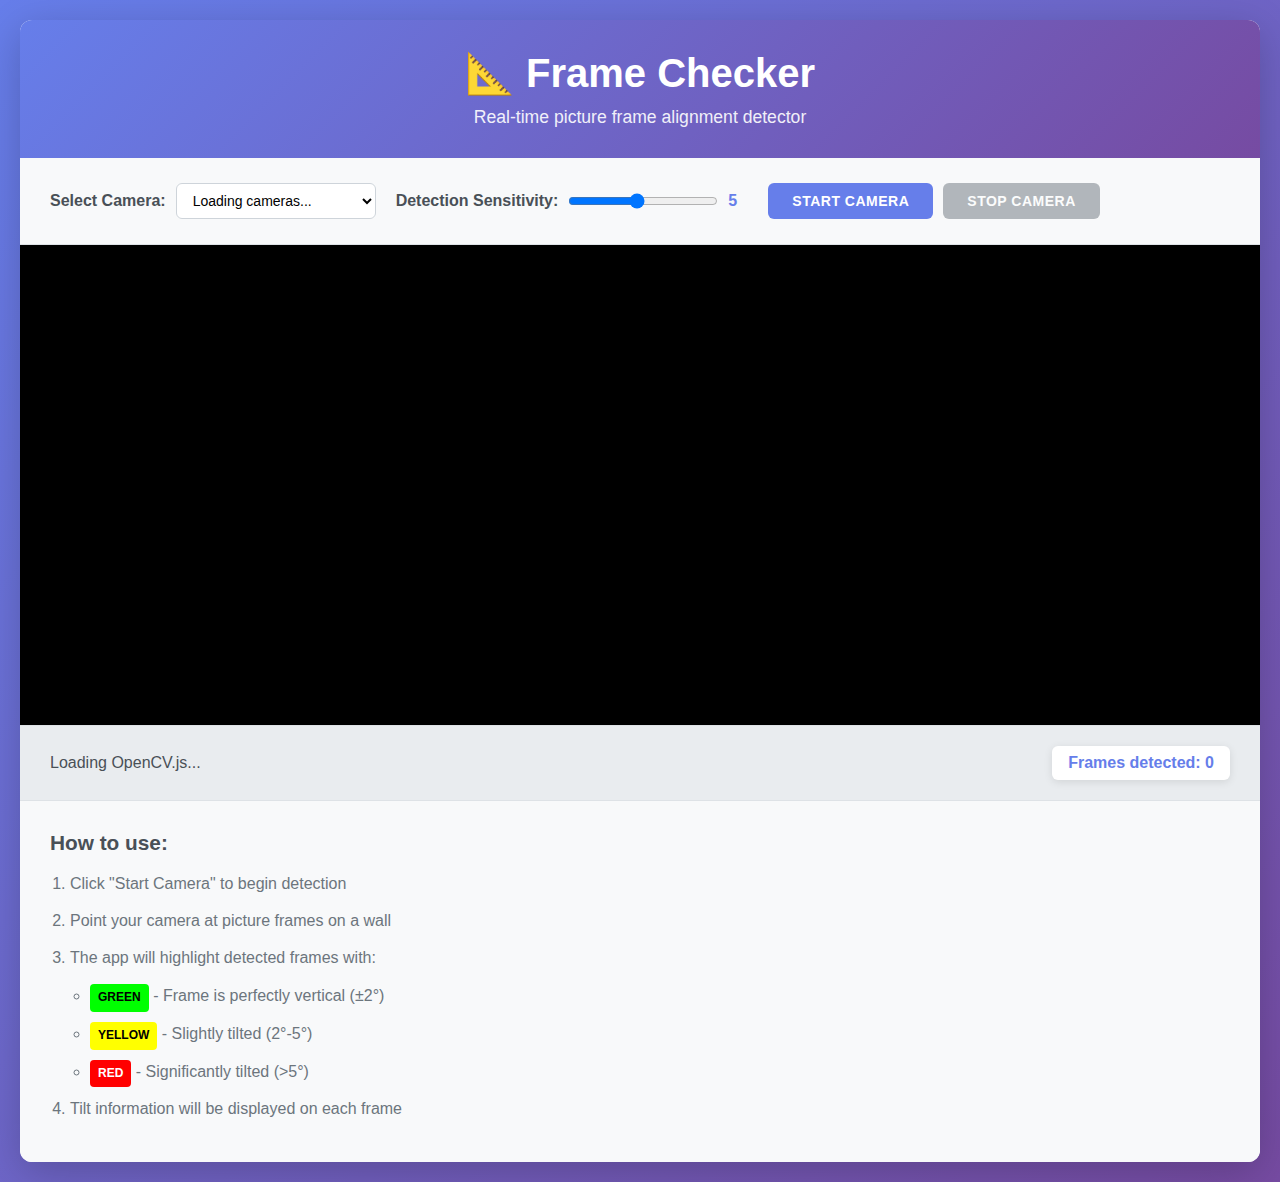
<file: index.html>
<!DOCTYPE html>
<html lang="en">
<head>
    <meta charset="UTF-8">
    <meta name="viewport" content="width=device-width, initial-scale=1.0">
    <title>Frame Checker - Picture Frame Alignment Detector</title>
    <link rel="stylesheet" href="styles.css">
</head>
<body>
    <div class="container">
        <header>
            <h1>📐 Frame Checker</h1>
            <p>Real-time picture frame alignment detector</p>
        </header>

        <div class="controls">
            <div class="control-group">
                <label for="cameraSelect">Select Camera:</label>
                <select id="cameraSelect">
                    <option value="">Loading cameras...</option>
                </select>
            </div>
            
            <div class="control-group">
                <label for="sensitivity">Detection Sensitivity:</label>
                <input type="range" id="sensitivity" min="1" max="10" value="5">
                <span id="sensitivityValue">5</span>
            </div>

            <div class="control-group">
                <button id="startBtn" class="btn btn-primary">Start Camera</button>
                <button id="stopBtn" class="btn btn-secondary" disabled>Stop Camera</button>
            </div>
        </div>

        <div class="video-container">
            <video id="videoElement" autoplay playsinline></video>
            <canvas id="canvasOutput"></canvas>
        </div>

        <div class="status-panel">
            <div id="statusText">Ready to start. Click "Start Camera" to begin.</div>
            <div id="framesDetected">Frames detected: 0</div>
        </div>

        <div class="info-panel">
            <h3>How to use:</h3>
            <ol>
                <li>Click "Start Camera" to begin detection</li>
                <li>Point your camera at picture frames on a wall</li>
                <li>The app will highlight detected frames with:
                    <ul>
                        <li><span class="badge green">GREEN</span> - Frame is perfectly vertical (±2°)</li>
                        <li><span class="badge yellow">YELLOW</span> - Slightly tilted (2°-5°)</li>
                        <li><span class="badge red">RED</span> - Significantly tilted (>5°)</li>
                    </ul>
                </li>
                <li>Tilt information will be displayed on each frame</li>
            </ol>
        </div>
    </div>

    <!-- Load OpenCV.js -->
    <script async src="https://docs.opencv.org/4.5.2/opencv.js" onload="onOpenCvReady();" onerror="onOpenCvError();"></script>
    
    <!-- Application scripts -->
    <script src="camera.js"></script>
    <script src="sensor.js"></script>
    <script src="detector.js"></script>
    <script src="app.js"></script>
</body>
</html>
</file>
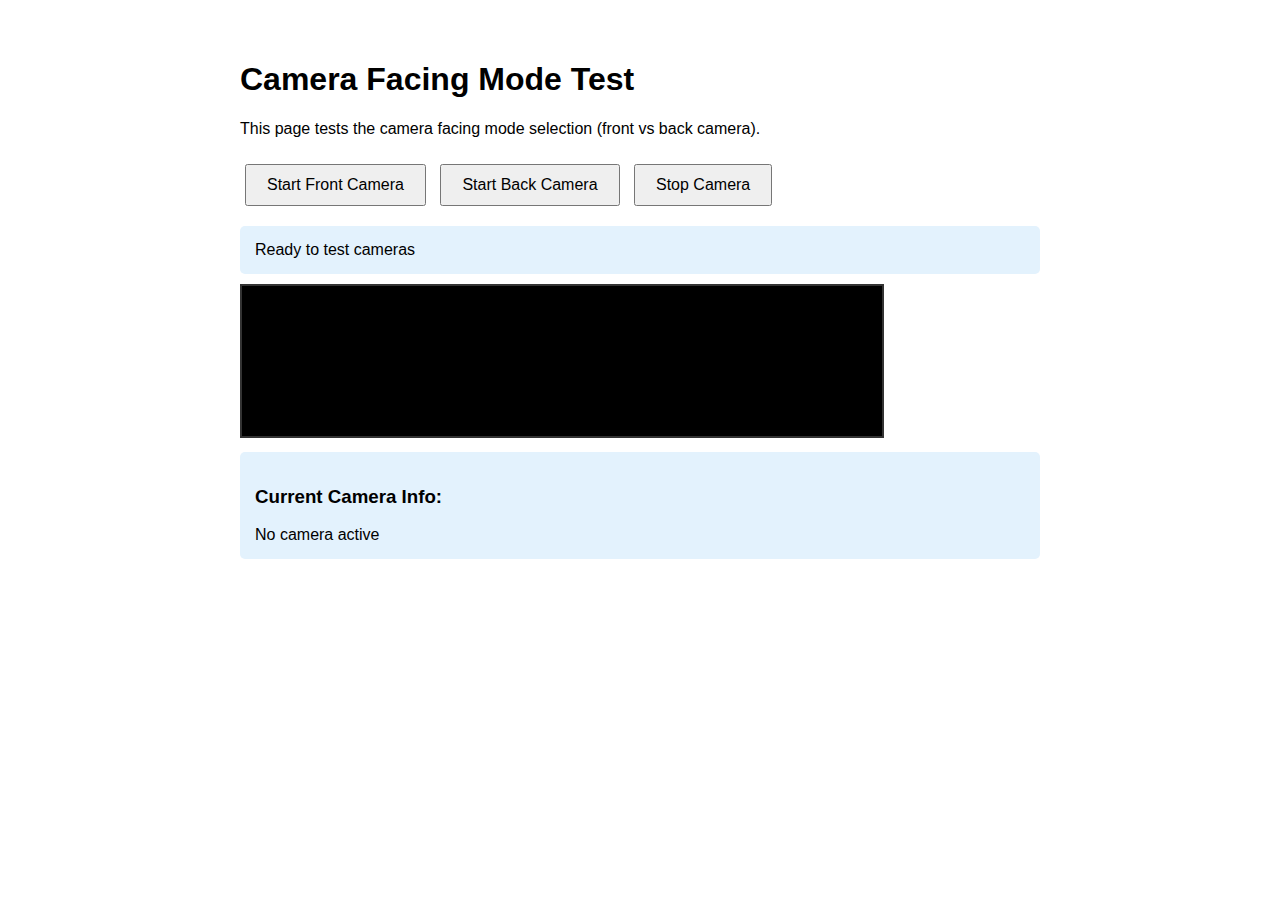
<file: camera-test.html>
<!DOCTYPE html>
<html lang="en">
<head>
    <meta charset="UTF-8">
    <meta name="viewport" content="width=device-width, initial-scale=1.0">
    <title>Camera Test - Back Camera Support</title>
    <style>
        body {
            font-family: Arial, sans-serif;
            max-width: 800px;
            margin: 20px auto;
            padding: 20px;
        }
        video {
            width: 100%;
            max-width: 640px;
            border: 2px solid #333;
            background: black;
        }
        button {
            padding: 10px 20px;
            margin: 10px 5px;
            font-size: 16px;
            cursor: pointer;
        }
        .info {
            background: #e3f2fd;
            padding: 15px;
            border-radius: 5px;
            margin: 10px 0;
        }
    </style>
</head>
<body>
    <h1>Camera Facing Mode Test</h1>
    <p>This page tests the camera facing mode selection (front vs back camera).</p>
    
    <div>
        <button onclick="startCamera('user')">Start Front Camera</button>
        <button onclick="startCamera('environment')">Start Back Camera</button>
        <button onclick="stopCamera()">Stop Camera</button>
    </div>
    
    <div class="info" id="status">Ready to test cameras</div>
    
    <video id="video" autoplay playsinline></video>
    
    <div class="info">
        <h3>Current Camera Info:</h3>
        <div id="cameraInfo">No camera active</div>
    </div>
    
    <script>
        const video = document.getElementById('video');
        const status = document.getElementById('status');
        const cameraInfo = document.getElementById('cameraInfo');
        let currentStream = null;
        
        async function startCamera(facingMode) {
            try {
                stopCamera();
                
                status.textContent = `Starting ${facingMode} camera...`;
                
                const constraints = {
                    video: {
                        facingMode: { ideal: facingMode },
                        width: { ideal: 1280 },
                        height: { ideal: 720 }
                    },
                    audio: false
                };
                
                currentStream = await navigator.mediaDevices.getUserMedia(constraints);
                video.srcObject = currentStream;
                
                // Get actual camera info
                const track = currentStream.getVideoTracks()[0];
                const settings = track.getSettings();
                
                status.textContent = `✓ Camera started successfully!`;
                cameraInfo.innerHTML = `
                    <strong>Label:</strong> ${track.label}<br>
                    <strong>Facing Mode:</strong> ${settings.facingMode || 'unknown'}<br>
                    <strong>Resolution:</strong> ${settings.width}x${settings.height}<br>
                    <strong>Device ID:</strong> ${settings.deviceId}
                `;
                
                console.log('Camera settings:', settings);
            } catch (error) {
                status.textContent = `❌ Error: ${error.message}`;
                console.error('Camera error:', error);
            }
        }
        
        function stopCamera() {
            if (currentStream) {
                currentStream.getTracks().forEach(track => track.stop());
                currentStream = null;
                video.srcObject = null;
                cameraInfo.textContent = 'No camera active';
                status.textContent = 'Camera stopped';
            }
        }
    </script>
</body>
</html>
</file>
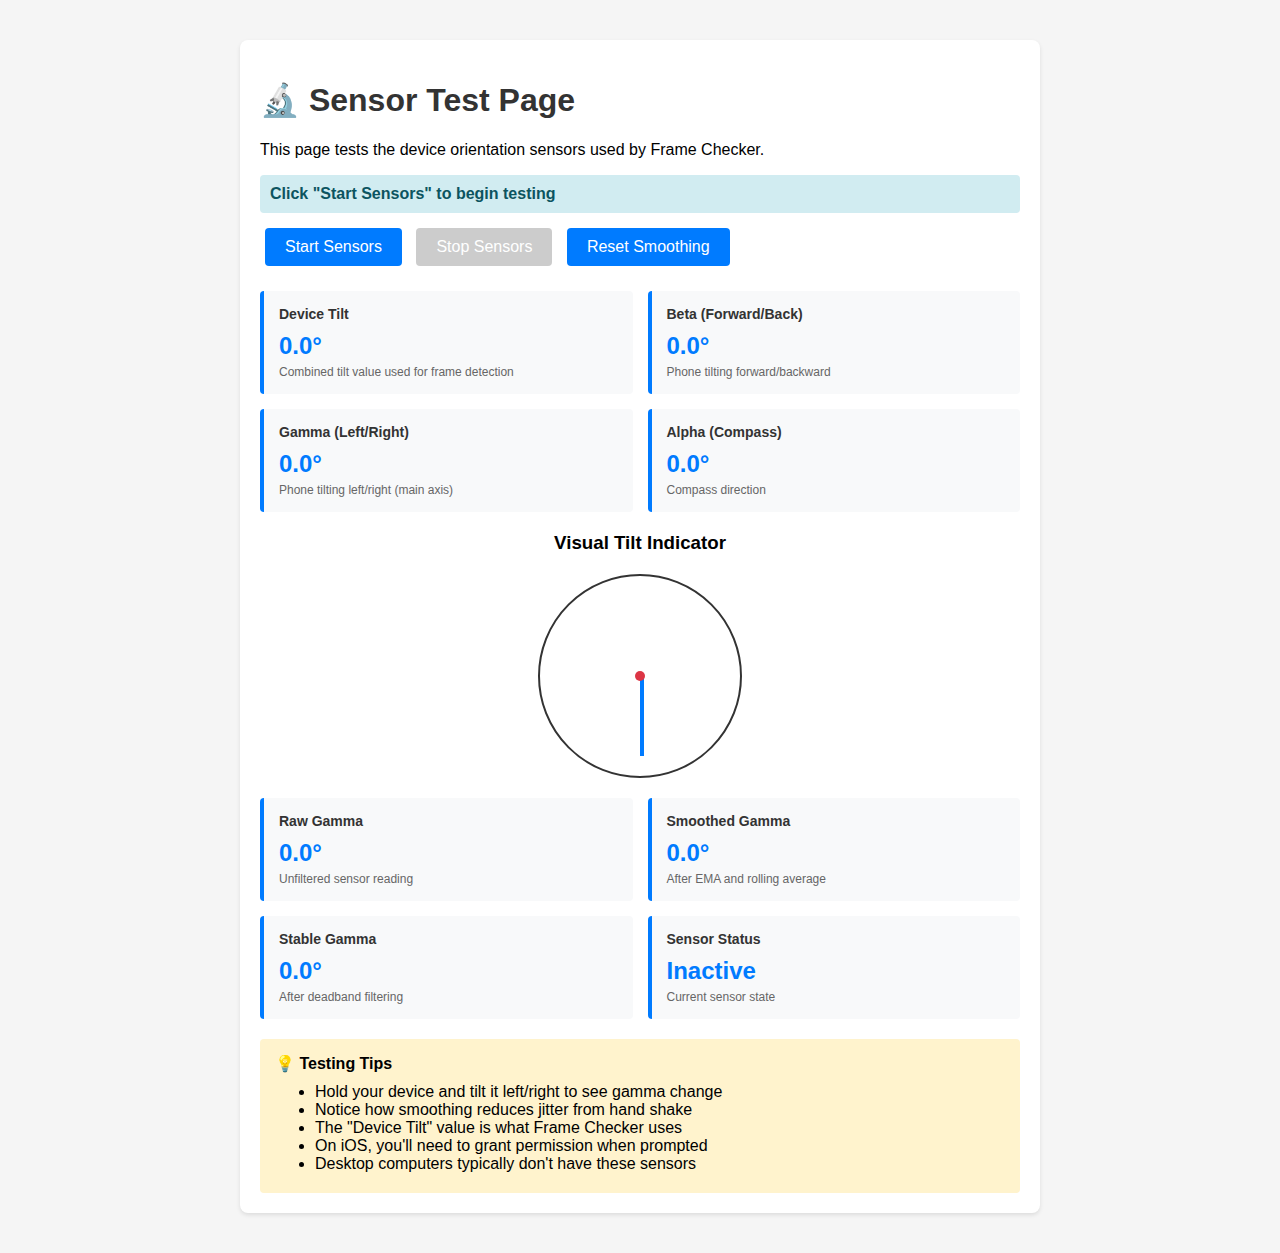
<file: sensor-test.html>
<!DOCTYPE html>
<html lang="en">
<head>
    <meta charset="UTF-8">
    <meta name="viewport" content="width=device-width, initial-scale=1.0">
    <title>Sensor Test - Frame Checker</title>
    <style>
        body {
            font-family: Arial, sans-serif;
            max-width: 800px;
            margin: 20px auto;
            padding: 20px;
            background: #f5f5f5;
        }
        .container {
            background: white;
            padding: 20px;
            border-radius: 8px;
            box-shadow: 0 2px 4px rgba(0,0,0,0.1);
        }
        h1 {
            color: #333;
        }
        .status {
            padding: 10px;
            margin: 10px 0;
            border-radius: 4px;
            font-weight: bold;
        }
        .status.success {
            background: #d4edda;
            color: #155724;
        }
        .status.error {
            background: #f8d7da;
            color: #721c24;
        }
        .status.info {
            background: #d1ecf1;
            color: #0c5460;
        }
        button {
            padding: 10px 20px;
            font-size: 16px;
            margin: 5px;
            border: none;
            border-radius: 4px;
            cursor: pointer;
            background: #007bff;
            color: white;
        }
        button:hover {
            background: #0056b3;
        }
        button:disabled {
            background: #ccc;
            cursor: not-allowed;
        }
        .data-display {
            display: grid;
            grid-template-columns: repeat(2, 1fr);
            gap: 15px;
            margin: 20px 0;
        }
        .data-box {
            background: #f8f9fa;
            padding: 15px;
            border-radius: 4px;
            border-left: 4px solid #007bff;
        }
        .data-box h3 {
            margin: 0 0 10px 0;
            color: #333;
            font-size: 14px;
        }
        .data-value {
            font-size: 24px;
            font-weight: bold;
            color: #007bff;
        }
        .data-label {
            font-size: 12px;
            color: #666;
            margin-top: 5px;
        }
        .tilt-visual {
            width: 200px;
            height: 200px;
            margin: 20px auto;
            position: relative;
            border: 2px solid #333;
            border-radius: 50%;
            background: #fff;
        }
        .tilt-indicator {
            position: absolute;
            top: 50%;
            left: 50%;
            width: 4px;
            height: 80px;
            background: #007bff;
            transform-origin: bottom center;
            transition: transform 0.1s ease;
        }
        .center-dot {
            position: absolute;
            top: 50%;
            left: 50%;
            width: 10px;
            height: 10px;
            background: #dc3545;
            border-radius: 50%;
            transform: translate(-50%, -50%);
        }
    </style>
</head>
<body>
    <div class="container">
        <h1>🔬 Sensor Test Page</h1>
        <p>This page tests the device orientation sensors used by Frame Checker.</p>
        
        <div id="status" class="status info">
            Click "Start Sensors" to begin testing
        </div>
        
        <div>
            <button id="startBtn">Start Sensors</button>
            <button id="stopBtn" disabled>Stop Sensors</button>
            <button id="resetBtn">Reset Smoothing</button>
        </div>
        
        <div class="data-display">
            <div class="data-box">
                <h3>Device Tilt</h3>
                <div class="data-value" id="deviceTilt">0.0°</div>
                <div class="data-label">Combined tilt value used for frame detection</div>
            </div>
            
            <div class="data-box">
                <h3>Beta (Forward/Back)</h3>
                <div class="data-value" id="beta">0.0°</div>
                <div class="data-label">Phone tilting forward/backward</div>
            </div>
            
            <div class="data-box">
                <h3>Gamma (Left/Right)</h3>
                <div class="data-value" id="gamma">0.0°</div>
                <div class="data-label">Phone tilting left/right (main axis)</div>
            </div>
            
            <div class="data-box">
                <h3>Alpha (Compass)</h3>
                <div class="data-value" id="alpha">0.0°</div>
                <div class="data-label">Compass direction</div>
            </div>
        </div>
        
        <h3 style="text-align: center;">Visual Tilt Indicator</h3>
        <div class="tilt-visual">
            <div class="tilt-indicator" id="tiltIndicator"></div>
            <div class="center-dot"></div>
        </div>
        
        <div class="data-display">
            <div class="data-box">
                <h3>Raw Gamma</h3>
                <div class="data-value" id="rawGamma">0.0°</div>
                <div class="data-label">Unfiltered sensor reading</div>
            </div>
            
            <div class="data-box">
                <h3>Smoothed Gamma</h3>
                <div class="data-value" id="smoothedGamma">0.0°</div>
                <div class="data-label">After EMA and rolling average</div>
            </div>
            
            <div class="data-box">
                <h3>Stable Gamma</h3>
                <div class="data-value" id="stableGamma">0.0°</div>
                <div class="data-label">After deadband filtering</div>
            </div>
            
            <div class="data-box">
                <h3>Sensor Status</h3>
                <div class="data-value" id="sensorStatus">Inactive</div>
                <div class="data-label">Current sensor state</div>
            </div>
        </div>
        
        <div style="margin-top: 20px; padding: 15px; background: #fff3cd; border-radius: 4px;">
            <h4 style="margin: 0 0 10px 0;">💡 Testing Tips</h4>
            <ul style="margin: 5px 0;">
                <li>Hold your device and tilt it left/right to see gamma change</li>
                <li>Notice how smoothing reduces jitter from hand shake</li>
                <li>The "Device Tilt" value is what Frame Checker uses</li>
                <li>On iOS, you'll need to grant permission when prompted</li>
                <li>Desktop computers typically don't have these sensors</li>
            </ul>
        </div>
    </div>
    
    <script src="sensor.js"></script>
    <script>
        let sensorManager;
        let updateInterval;
        
        const startBtn = document.getElementById('startBtn');
        const stopBtn = document.getElementById('stopBtn');
        const resetBtn = document.getElementById('resetBtn');
        const statusDiv = document.getElementById('status');
        
        function updateStatus(message, type) {
            statusDiv.textContent = message;
            statusDiv.className = `status ${type}`;
        }
        
        function updateDisplay() {
            if (!sensorManager || !sensorManager.isActiveAndReady()) {
                return;
            }
            
            const raw = sensorManager.getRawOrientation();
            const smoothed = sensorManager.getSmoothedOrientation();
            const stable = sensorManager.getStableOrientation();
            const deviceTilt = sensorManager.getDeviceTilt();
            
            // Update all displays
            document.getElementById('deviceTilt').textContent = deviceTilt.toFixed(1) + '°';
            document.getElementById('beta').textContent = stable.beta.toFixed(1) + '°';
            document.getElementById('gamma').textContent = stable.gamma.toFixed(1) + '°';
            document.getElementById('alpha').textContent = raw.alpha.toFixed(1) + '°';
            
            document.getElementById('rawGamma').textContent = raw.gamma.toFixed(2) + '°';
            document.getElementById('smoothedGamma').textContent = smoothed.gamma.toFixed(2) + '°';
            document.getElementById('stableGamma').textContent = stable.gamma.toFixed(2) + '°';
            document.getElementById('sensorStatus').textContent = 'Active';
            
            // Update visual indicator
            const indicator = document.getElementById('tiltIndicator');
            indicator.style.transform = `translateX(-50%) translateY(-100%) rotate(${deviceTilt}deg)`;
            
            // Color code based on tilt
            const absTilt = Math.abs(deviceTilt);
            if (absTilt <= 2) {
                indicator.style.background = '#28a745'; // Green
            } else if (absTilt <= 5) {
                indicator.style.background = '#ffc107'; // Yellow
            } else {
                indicator.style.background = '#dc3545'; // Red
            }
        }
        
        async function startSensors() {
            try {
                updateStatus('Initializing sensors...', 'info');
                
                sensorManager = new SensorManager();
                
                if (!sensorManager.isSupported) {
                    updateStatus('Device orientation sensors are not supported on this device/browser', 'error');
                    return;
                }
                
                const started = await sensorManager.start();
                
                if (started) {
                    updateStatus('Sensors active! Tilt your device to see changes.', 'success');
                    startBtn.disabled = true;
                    stopBtn.disabled = false;
                    
                    // Start updating display
                    updateInterval = setInterval(updateDisplay, 50); // 20 fps
                } else {
                    updateStatus('Failed to start sensors. Permission may be denied.', 'error');
                }
            } catch (error) {
                updateStatus(`Error: ${error.message}`, 'error');
                console.error(error);
            }
        }
        
        function stopSensors() {
            if (sensorManager) {
                sensorManager.stop();
                updateStatus('Sensors stopped.', 'info');
            }
            
            if (updateInterval) {
                clearInterval(updateInterval);
                updateInterval = null;
            }
            
            startBtn.disabled = false;
            stopBtn.disabled = true;
            document.getElementById('sensorStatus').textContent = 'Inactive';
        }
        
        function resetSmoothing() {
            if (sensorManager && sensorManager.isActiveAndReady()) {
                sensorManager.reset();
                updateStatus('Smoothing buffers reset.', 'success');
                setTimeout(() => {
                    updateStatus('Sensors active! Tilt your device to see changes.', 'success');
                }, 2000);
            }
        }
        
        startBtn.addEventListener('click', startSensors);
        stopBtn.addEventListener('click', stopSensors);
        resetBtn.addEventListener('click', resetSmoothing);
        
        // Initial status
        const sensorCheck = new SensorManager();
        if (!sensorCheck.isSupported) {
            updateStatus('Device orientation sensors not supported on this device', 'error');
            startBtn.disabled = true;
        }
    </script>
</body>
</html>
</file>
<file: styles.css>
* {
    margin: 0;
    padding: 0;
    box-sizing: border-box;
}

body {
    font-family: 'Segoe UI', Tahoma, Geneva, Verdana, sans-serif;
    background: linear-gradient(135deg, #667eea 0%, #764ba2 100%);
    color: #333;
    min-height: 100vh;
    padding: 20px;
}

.container {
    max-width: 1400px;
    margin: 0 auto;
    background: white;
    border-radius: 12px;
    box-shadow: 0 10px 40px rgba(0, 0, 0, 0.2);
    overflow: hidden;
}

header {
    background: linear-gradient(135deg, #667eea 0%, #764ba2 100%);
    color: white;
    padding: 30px;
    text-align: center;
}

header h1 {
    font-size: 2.5em;
    margin-bottom: 10px;
}

header p {
    font-size: 1.1em;
    opacity: 0.9;
}

.controls {
    padding: 25px 30px;
    background: #f8f9fa;
    border-bottom: 1px solid #dee2e6;
    display: flex;
    flex-wrap: wrap;
    gap: 20px;
    align-items: center;
}

.control-group {
    display: flex;
    align-items: center;
    gap: 10px;
}

.control-group label {
    font-weight: 600;
    color: #495057;
}

.control-group select,
.control-group input[type="range"] {
    padding: 8px 12px;
    border: 1px solid #ced4da;
    border-radius: 6px;
    font-size: 14px;
    background: white;
}

.control-group select {
    min-width: 200px;
    cursor: pointer;
}

.control-group select:focus {
    outline: none;
    border-color: #667eea;
    box-shadow: 0 0 0 3px rgba(102, 126, 234, 0.1);
}

.control-group input[type="range"] {
    width: 150px;
    cursor: pointer;
}

#sensitivityValue {
    font-weight: bold;
    color: #667eea;
    min-width: 20px;
}

.btn {
    padding: 10px 24px;
    border: none;
    border-radius: 6px;
    font-size: 14px;
    font-weight: 600;
    cursor: pointer;
    transition: all 0.3s ease;
    text-transform: uppercase;
    letter-spacing: 0.5px;
}

.btn-primary {
    background: #667eea;
    color: white;
}

.btn-primary:hover:not(:disabled) {
    background: #5568d3;
    transform: translateY(-2px);
    box-shadow: 0 4px 12px rgba(102, 126, 234, 0.4);
}

.btn-secondary {
    background: #6c757d;
    color: white;
}

.btn-secondary:hover:not(:disabled) {
    background: #5a6268;
}

.btn:disabled {
    opacity: 0.5;
    cursor: not-allowed;
}

.video-container {
    position: relative;
    background: #000;
    display: flex;
    justify-content: center;
    align-items: center;
    min-height: 480px;
    overflow: hidden;
}

#videoElement {
    position: absolute;
    top: 0;
    left: 0;
    width: 100%;
    height: 100%;
    object-fit: contain;
}

#canvasOutput {
    position: absolute;
    top: 0;
    left: 0;
    width: 100%;
    height: 100%;
    object-fit: contain;
    pointer-events: none;
}

.status-panel {
    padding: 20px 30px;
    background: #e9ecef;
    border-top: 1px solid #dee2e6;
    display: flex;
    justify-content: space-between;
    align-items: center;
    flex-wrap: wrap;
    gap: 15px;
}

#statusText {
    font-size: 16px;
    color: #495057;
    font-weight: 500;
}

#framesDetected {
    font-size: 16px;
    font-weight: bold;
    color: #667eea;
    padding: 8px 16px;
    background: white;
    border-radius: 6px;
    box-shadow: 0 2px 8px rgba(0, 0, 0, 0.1);
}

.info-panel {
    padding: 30px;
    background: #f8f9fa;
    border-top: 1px solid #dee2e6;
}

.info-panel h3 {
    color: #495057;
    margin-bottom: 15px;
    font-size: 1.3em;
}

.info-panel ol {
    margin-left: 20px;
    color: #6c757d;
    line-height: 1.8;
}

.info-panel ul {
    margin-left: 20px;
    margin-top: 10px;
}

.info-panel li {
    margin-bottom: 8px;
}

.badge {
    display: inline-block;
    padding: 3px 8px;
    border-radius: 4px;
    font-weight: bold;
    font-size: 12px;
    text-transform: uppercase;
}

.badge.green {
    background: #00ff00;
    color: #000;
}

.badge.yellow {
    background: #ffff00;
    color: #000;
}

.badge.red {
    background: #ff0000;
    color: #fff;
}

/* Loading animation */
.loading {
    display: inline-block;
    width: 20px;
    height: 20px;
    border: 3px solid rgba(102, 126, 234, 0.3);
    border-radius: 50%;
    border-top-color: #667eea;
    animation: spin 1s ease-in-out infinite;
}

@keyframes spin {
    to { transform: rotate(360deg); }
}

/* Responsive design */
@media (max-width: 768px) {
    body {
        padding: 10px;
    }

    header h1 {
        font-size: 1.8em;
    }

    .controls {
        flex-direction: column;
        align-items: stretch;
    }

    .control-group {
        flex-direction: column;
        align-items: stretch;
    }

    .control-group select {
        width: 100%;
    }

    .status-panel {
        flex-direction: column;
        align-items: stretch;
        text-align: center;
    }

    .info-panel {
        padding: 20px;
    }
}

/* Error state */
.error {
    color: #dc3545;
    font-weight: bold;
}

.success {
    color: #28a745;
    font-weight: bold;
}
</file>
